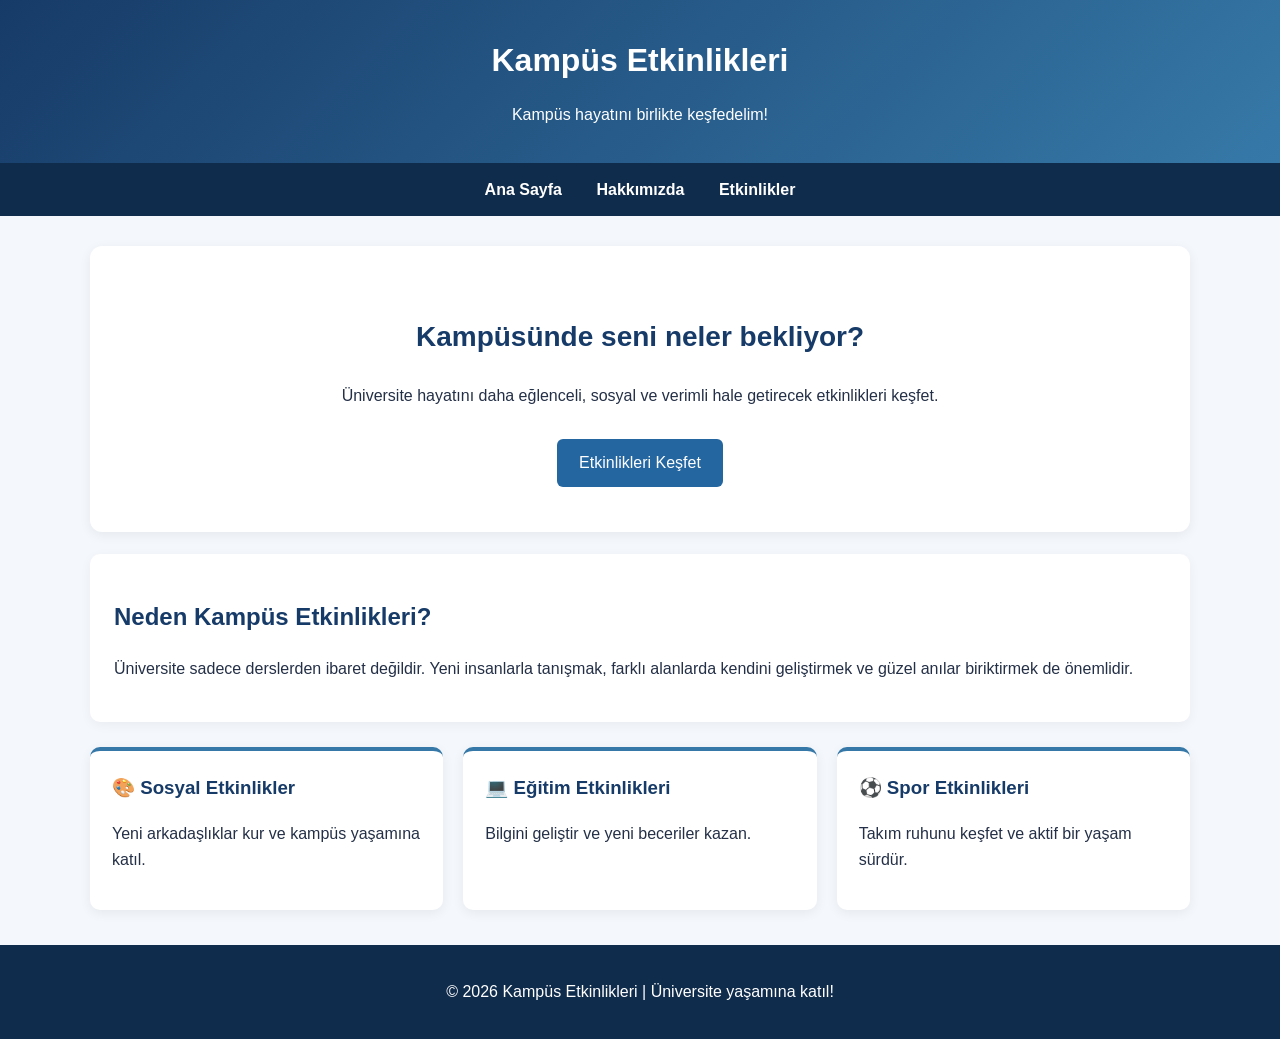
<file: index.html>
<!DOCTYPE html>
<html lang="tr">
<head>
    <meta charset="UTF-8">
    <meta name="viewport" content="width=device-width, initial-scale=1.0">
    <title>Kampüs Etkinlikleri | Ana Sayfa</title>
    <link rel="stylesheet" href="style.css">
</head>
<body>
    <header>
        <h1>Kampüs Etkinlikleri</h1>
        <p>Kampüs hayatını birlikte keşfedelim!</p>
    </header>

    <nav>
        <a href="index.html">Ana Sayfa</a>
        <a href="hakkimizda.html">Hakkımızda</a>
        <a href="etkinlikler.html">Etkinlikler</a>
    </nav>

    <main>
        <section class="hero">
            <h2>Kampüsünde seni neler bekliyor?</h2>
            <p>
                Üniversite hayatını daha eğlenceli, sosyal ve verimli
                hale getirecek etkinlikleri keşfet.
            </p>
            <a class="buton" href="etkinlikler.html">
                Etkinlikleri Keşfet
            </a>
        </section>

        <section class="icerik">
            <h2>Neden Kampüs Etkinlikleri?</h2>
            <p>
                Üniversite sadece derslerden ibaret değildir.
                Yeni insanlarla tanışmak, farklı alanlarda kendini
                geliştirmek ve güzel anılar biriktirmek de önemlidir.
            </p>
        </section>

        <section class="kartlar">
            <article class="kart">
                <h3>🎨 Sosyal Etkinlikler</h3>
                <p>Yeni arkadaşlıklar kur ve kampüs yaşamına katıl.</p>
            </article>

            <article class="kart">
                <h3>💻 Eğitim Etkinlikleri</h3>
                <p>Bilgini geliştir ve yeni beceriler kazan.</p>
            </article>

            <article class="kart">
                <h3>⚽ Spor Etkinlikleri</h3>
                <p>Takım ruhunu keşfet ve aktif bir yaşam sürdür.</p>
            </article>
        </section>
    </main>

    <footer>
        <p>©️ 2026 Kampüs Etkinlikleri | Üniversite yaşamına katıl!</p>
    </footer>
</body>
</html>
</file>
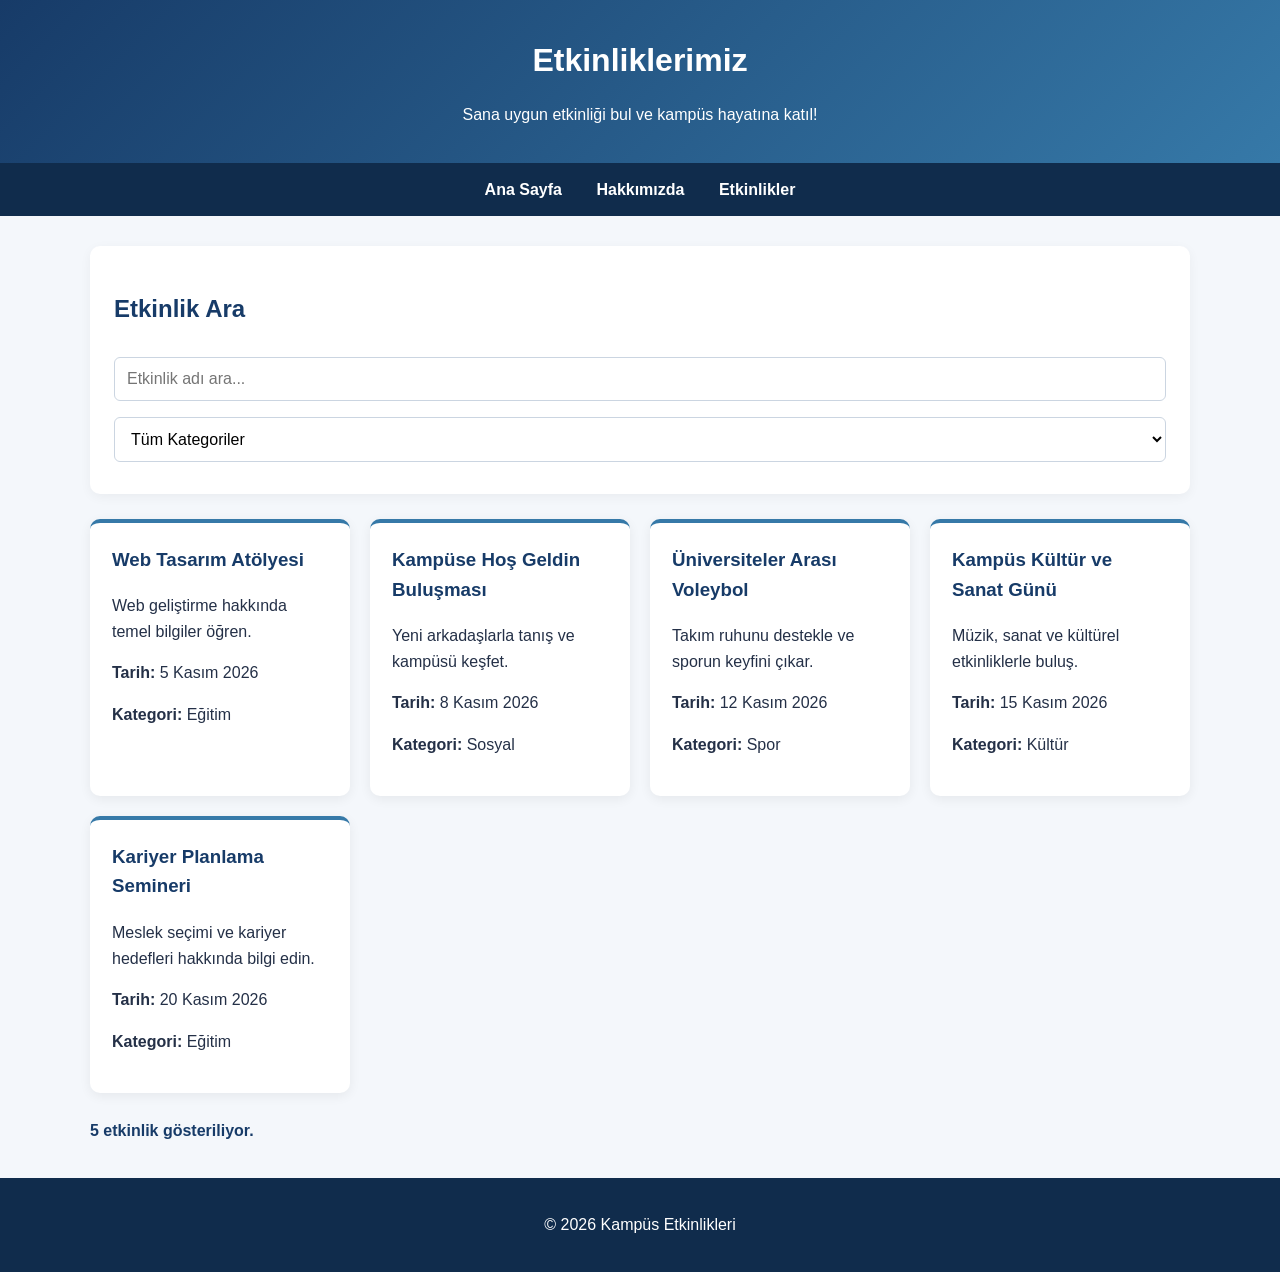
<file: etkinlikler.html>
<!DOCTYPE html>
<html lang="tr">
<head>
    <meta charset="UTF-8">
    <meta name="viewport" content="width=device-width, initial-scale=1.0">
    <title>Kampüs Etkinlikleri | Etkinlikler</title>
    <link rel="stylesheet" href="style.css">
</head>
<body>
    <header>
        <h1>Etkinliklerimiz</h1>
        <p>Sana uygun etkinliği bul ve kampüs hayatına katıl!</p>
    </header>

    <nav>
        <a href="index.html">Ana Sayfa</a>
        <a href="hakkimizda.html">Hakkımızda</a>
        <a href="etkinlikler.html">Etkinlikler</a>
    </nav>

    <main>
        <section class="icerik">
            <h2>Etkinlik Ara</h2>

            <input
                type="text"
                id="arama"
                placeholder="Etkinlik adı ara..."
                aria-label="Etkinlik adı ara"
            >

            <select id="kategori" aria-label="Kategori seç">
                <option value="tumu">Tüm Kategoriler</option>
                <option value="egitim">Eğitim</option>
                <option value="sosyal">Sosyal</option>
                <option value="spor">Spor</option>
                <option value="kultur">Kültür</option>
            </select>
        </section>

        <section class="kartlar" id="etkinlik-listesi">
            <article class="kart etkinlik" data-kategori="egitim">
                <h3>Web Tasarım Atölyesi</h3>
                <p>Web geliştirme hakkında temel bilgiler öğren.</p>
                <p><strong>Tarih:</strong> 5 Kasım 2026</p>
                <p><strong>Kategori:</strong> Eğitim</p>
            </article>

            <article class="kart etkinlik" data-kategori="sosyal">
                <h3>Kampüse Hoş Geldin Buluşması</h3>
                <p>Yeni arkadaşlarla tanış ve kampüsü keşfet.</p>
                <p><strong>Tarih:</strong> 8 Kasım 2026</p>
                <p><strong>Kategori:</strong> Sosyal</p>
            </article>

            <article class="kart etkinlik" data-kategori="spor">
                <h3>Üniversiteler Arası Voleybol</h3>
                <p>Takım ruhunu destekle ve sporun keyfini çıkar.</p>
                <p><strong>Tarih:</strong> 12 Kasım 2026</p>
                <p><strong>Kategori:</strong> Spor</p>
            </article>

            <article class="kart etkinlik" data-kategori="kultur">
                <h3>Kampüs Kültür ve Sanat Günü</h3>
                <p>Müzik, sanat ve kültürel etkinliklerle buluş.</p>
                <p><strong>Tarih:</strong> 15 Kasım 2026</p>
                <p><strong>Kategori:</strong> Kültür</p>
            </article>

            <article class="kart etkinlik" data-kategori="egitim">
                <h3>Kariyer Planlama Semineri</h3>
                <p>Meslek seçimi ve kariyer hedefleri hakkında bilgi edin.</p>
                <p><strong>Tarih:</strong> 20 Kasım 2026</p>
                <p><strong>Kategori:</strong> Eğitim</p>
            </article>
        </section>

        <p id="sonuc" role="status" aria-live="polite"></p>
    </main>

    <footer>
        <p>©️ 2026 Kampüs Etkinlikleri</p>
    </footer>

    <script>
        const arama = document.getElementById("arama");
        const kategori = document.getElementById("kategori");
        const etkinlikler = document.querySelectorAll(".etkinlik");
        const sonuc = document.getElementById("sonuc");

        function etkinlikleriFiltrele() {
            const arananKelime = arama.value
                .toLocaleLowerCase("tr-TR")
                .trim();

            const secilenKategori = kategori.value;
            let gorunenEtkinlik = 0;

            etkinlikler.forEach(function(etkinlik) {
                const etkinlikMetni = etkinlik.textContent
                    .toLocaleLowerCase("tr-TR");

                const kelimeUyumu = etkinlikMetni.includes(arananKelime);
                const kategoriUyumu =
                    secilenKategori === "tumu" ||
                    etkinlik.dataset.kategori === secilenKategori;

                if (kelimeUyumu && kategoriUyumu) {
                    etkinlik.hidden = false;
                    gorunenEtkinlik++;
                } else {
                    etkinlik.hidden = true;
                }
            });

            sonuc.textContent = gorunenEtkinlik === 0
                ? "Aramanıza uygun etkinlik bulunamadı."
                : gorunenEtkinlik + " etkinlik gösteriliyor.";
        }

        arama.addEventListener("input", etkinlikleriFiltrele);
        kategori.addEventListener("change", etkinlikleriFiltrele);

        etkinlikleriFiltrele();
    </script>
</body>
</html>
</file>
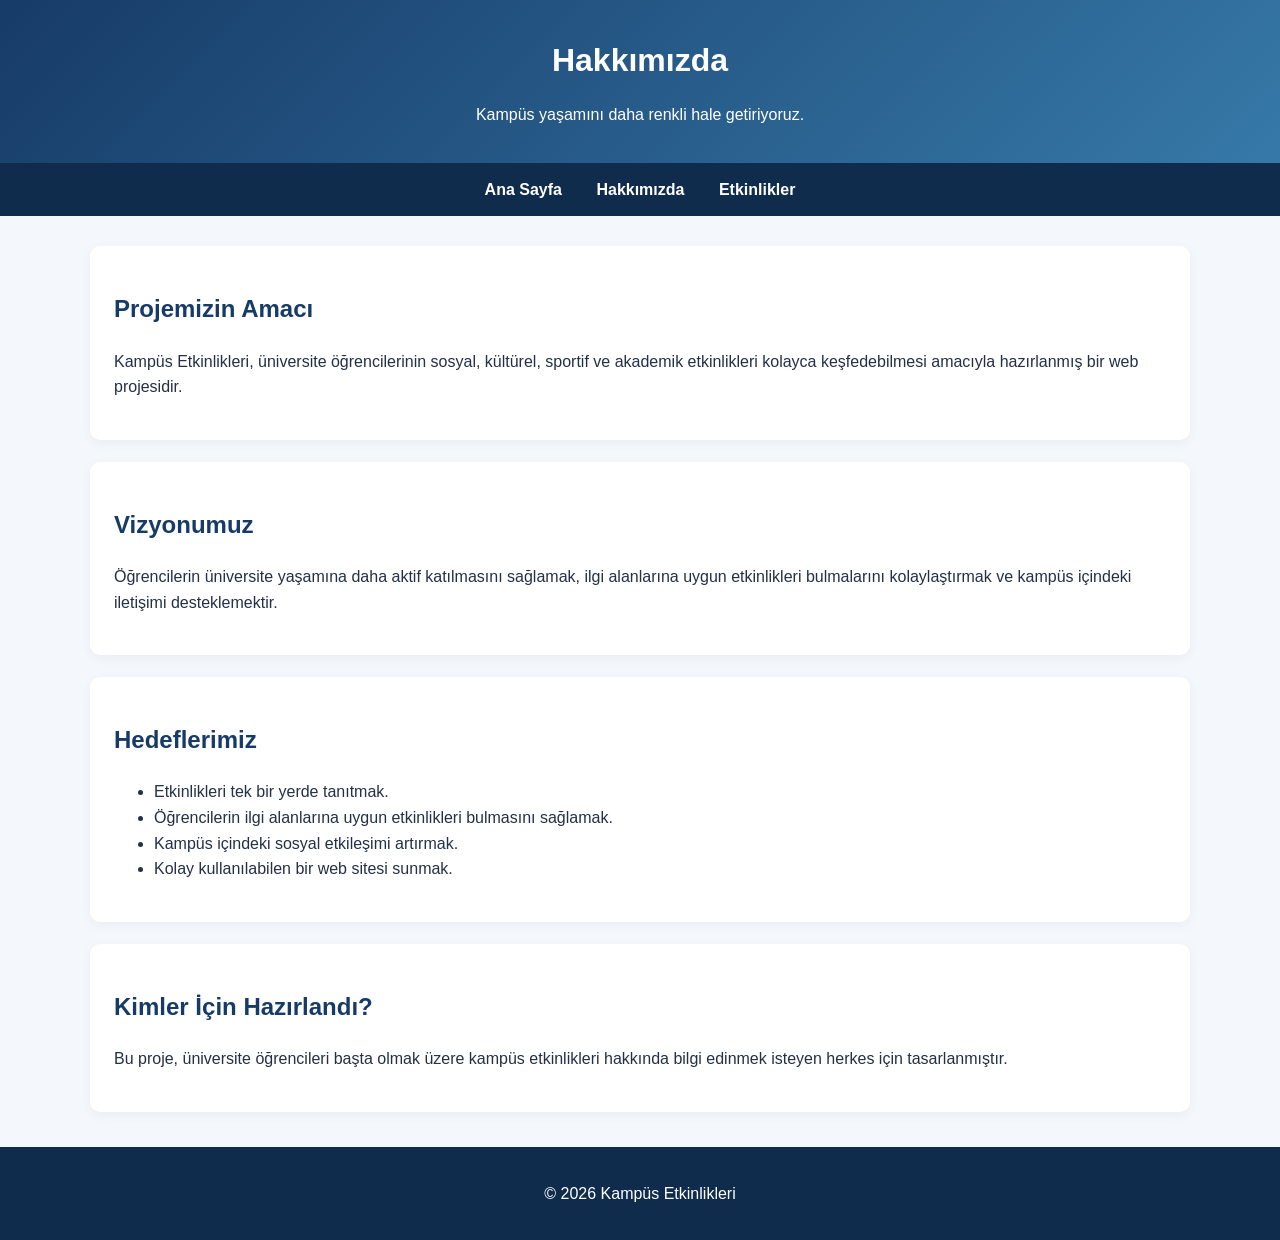
<file: hakkimizda.html>
<!DOCTYPE html>
<html lang="tr">
<head>
    <meta charset="UTF-8">
    <meta name="viewport" content="width=device-width, initial-scale=1.0">
    <title>Kampüs Etkinlikleri | Hakkımızda</title>
    <link rel="stylesheet" href="style.css">
</head>
<body>
    <header>
        <h1>Hakkımızda</h1>
        <p>Kampüs yaşamını daha renkli hale getiriyoruz.</p>
    </header>

    <nav>
        <a href="index.html">Ana Sayfa</a>
        <a href="hakkimizda.html">Hakkımızda</a>
        <a href="etkinlikler.html">Etkinlikler</a>
    </nav>

    <main>
        <section class="icerik">
            <h2>Projemizin Amacı</h2>
            <p>
                Kampüs Etkinlikleri, üniversite öğrencilerinin
                sosyal, kültürel, sportif ve akademik etkinlikleri
                kolayca keşfedebilmesi amacıyla hazırlanmış bir web
                projesidir.
            </p>
        </section>

        <section class="icerik">
            <h2>Vizyonumuz</h2>
            <p>
                Öğrencilerin üniversite yaşamına daha aktif
                katılmasını sağlamak, ilgi alanlarına uygun
                etkinlikleri bulmalarını kolaylaştırmak ve
                kampüs içindeki iletişimi desteklemektir.
            </p>
        </section>

        <section class="icerik">
            <h2>Hedeflerimiz</h2>
            <ul>
                <li>Etkinlikleri tek bir yerde tanıtmak.</li>
                <li>Öğrencilerin ilgi alanlarına uygun etkinlikleri bulmasını sağlamak.</li>
                <li>Kampüs içindeki sosyal etkileşimi artırmak.</li>
                <li>Kolay kullanılabilen bir web sitesi sunmak.</li>
            </ul>
        </section>

        <section class="icerik">
            <h2>Kimler İçin Hazırlandı?</h2>
            <p>
                Bu proje, üniversite öğrencileri başta olmak üzere
                kampüs etkinlikleri hakkında bilgi edinmek isteyen
                herkes için tasarlanmıştır.
            </p>
        </section>
    </main>

    <footer>
        <p>©️ 2026 Kampüs Etkinlikleri</p>
    </footer>
</body>
</html>
</file>
<file: style.css>
* {
    box-sizing: border-box;
}

body {
    margin: 0;
    font-family: Arial, sans-serif;
    background-color: #f4f7fb;
    color: #243047;
    line-height: 1.6;
}

header {
    background: linear-gradient(135deg, #173b68, #3679a8);
    color: white;
    text-align: center;
    padding: 35px 20px;
}

header h1 {
    margin: 0;
    font-size: 32px;
}

header p {
    margin-bottom: 0;
}

nav {
    background-color: #102c4c;
    padding: 14px;
    text-align: center;
}

nav a {
    color: white;
    text-decoration: none;
    margin: 0 15px;
    font-weight: bold;
}

nav a:hover {
    color: #a8ddff;
}

main {
    width: 90%;
    max-width: 1100px;
    margin: 30px auto;
    min-height: 55vh;
}

.hero {
    background-color: white;
    text-align: center;
    padding: 45px 25px;
    border-radius: 12px;
    box-shadow: 0 3px 12px #00000010;
}

.hero h2 {
    color: #173b68;
    font-size: 28px;
}

.buton {
    display: inline-block;
    background-color: #2466a0;
    color: white;
    padding: 11px 22px;
    margin-top: 15px;
    border-radius: 6px;
    text-decoration: none;
}

.buton:hover {
    background-color: #174875;
}

.icerik {
    background-color: white;
    padding: 24px;
    margin: 22px 0;
    border-radius: 10px;
    box-shadow: 0 3px 12px #0000000c;
}

.icerik h2 {
    color: #173b68;
}

.kartlar {
    display: grid;
    grid-template-columns: repeat(auto-fit, minmax(220px, 1fr));
    gap: 20px;
    margin: 25px 0;
}

.kart {
    background-color: white;
    padding: 22px;
    border-radius: 10px;
    border-top: 4px solid #3679a8;
    box-shadow: 0 3px 12px #00000010;
}

.kart h3 {
    color: #173b68;
    margin-top: 0;
}

input,
select {
    width: 100%;
    padding: 12px;
    margin: 8px 0;
    border: 1px solid #cbd5e1;
    border-radius: 6px;
    font-size: 16px;
    background-color: white;
}

[hidden] {
    display: none !important;
}

#sonuc {
    font-weight: bold;
    color: #173b68;
}

footer {
    background-color: #102c4c;
    color: white;
    text-align: center;
    padding: 18px;
    margin-top: 35px;
}

@media (max-width: 600px) {
    header h1 {
        font-size: 26px;
    }

    nav a {
        display: inline-block;
        margin: 5px 8px;
    }

    main {
        width: 92%;
    }

    .hero {
        padding: 28px 18px;
    }
}
</file>
